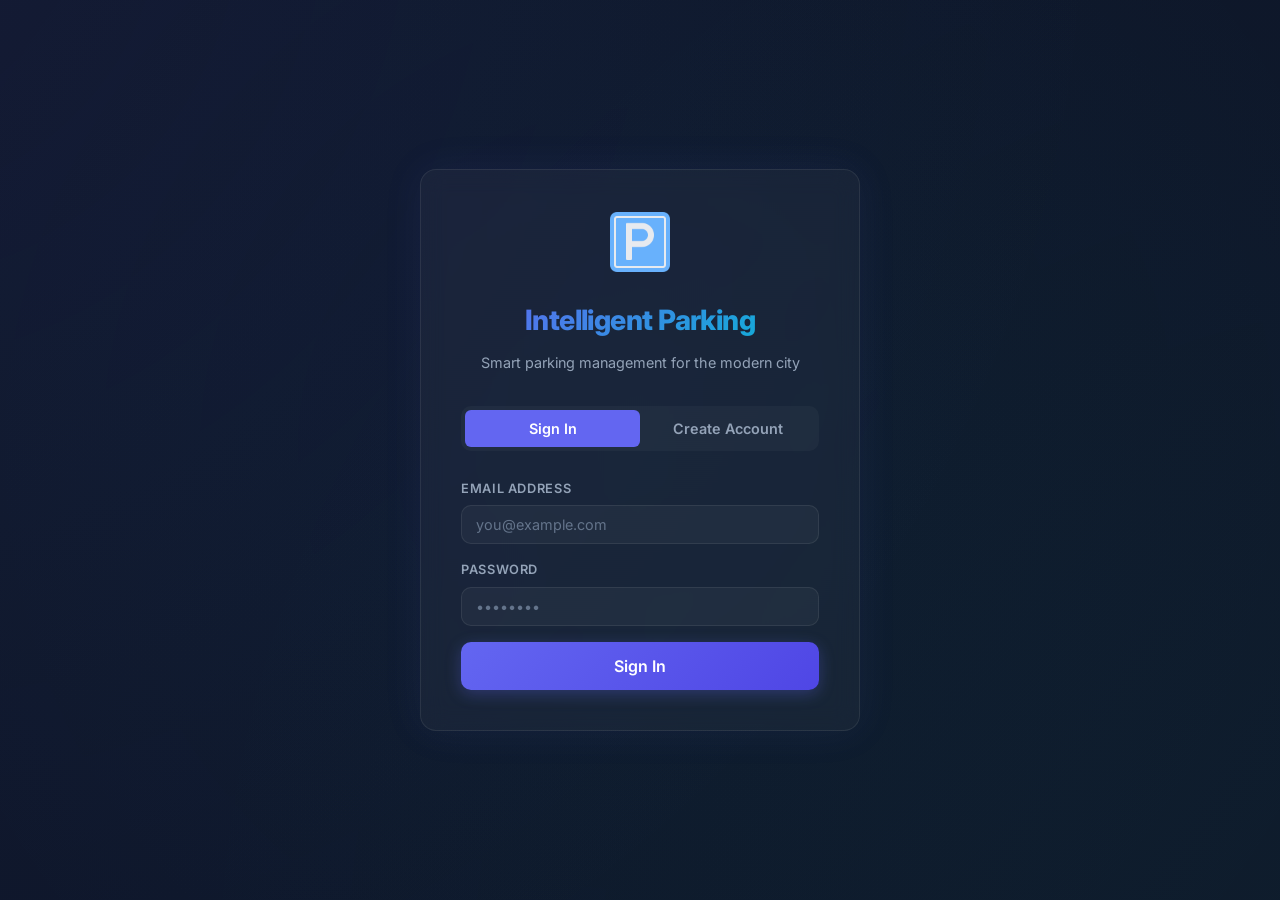
<file: frontend/index.html>
<!DOCTYPE html>
<html lang="en">
<head>
    <meta charset="UTF-8">
    <meta name="viewport" content="width=device-width, initial-scale=1.0">
    <title>IPS — Intelligent Parking System</title>
    <meta name="description" content="Smart real-time parking slot availability checker with booking and management">
    <link rel="icon" type="image/png" href="icons8-parking-96.png">
    <link rel="stylesheet" href="css/style.css">
</head>
<body>
<div class="auth-container">
    <div class="auth-card glass">
        <div class="auth-logo">
            <img src="icons8-parking-96.png" alt="IPS Logo">
            <h1 class="text-gradient">Intelligent Parking</h1>
            <p>Smart parking management for the modern city</p>
        </div>

        <!-- Alert -->
        <div id="alert" class="alert"></div>

        <!-- Auth Tabs -->
        <div class="auth-tabs">
            <button class="auth-tab active" onclick="switchTab('login')">Sign In</button>
            <button class="auth-tab" onclick="switchTab('register')">Create Account</button>
        </div>

        <!-- Login Form -->
        <form id="login-form" onsubmit="handleLogin(event)">
            <div class="form-group">
                <label class="form-label">Email Address</label>
                <input type="email" class="form-input" id="login-email" placeholder="you@example.com" required>
            </div>
            <div class="form-group">
                <label class="form-label">Password</label>
                <input type="password" class="form-input" id="login-password" placeholder="••••••••" required>
            </div>
            <button type="submit" class="btn btn-primary btn-block btn-lg" id="login-btn">Sign In</button>
        </form>

        <!-- Register Form -->
        <form id="register-form" class="hidden" onsubmit="handleRegister(event)">
            <div class="form-group">
                <label class="form-label">Full Name</label>
                <input type="text" class="form-input" id="reg-name" placeholder="John Doe" required>
            </div>
            <div class="form-group">
                <label class="form-label">Email Address</label>
                <input type="email" class="form-input" id="reg-email" placeholder="you@example.com" required>
            </div>
            <div class="form-group">
                <label class="form-label">Password</label>
                <input type="password" class="form-input" id="reg-password" placeholder="Min 6 characters" required minlength="6">
            </div>
            <div class="form-group">
                <label class="form-label">Phone Number</label>
                <input type="tel" class="form-input" id="reg-phone" placeholder="+91 9876543210">
            </div>
            <div class="form-group">
                <label class="form-label">I am a</label>
                <div class="role-selector">
                    <button type="button" class="role-option active" onclick="selectRole('DRIVER', this)">
                        <span class="role-icon">🚗</span> Driver
                    </button>
                    <button type="button" class="role-option" onclick="selectRole('MANAGER', this)">
                        <span class="role-icon">🏢</span> Manager
                    </button>
                </div>
            </div>
            <input type="hidden" id="reg-role" value="DRIVER">
            <button type="submit" class="btn btn-success btn-block btn-lg" id="reg-btn">Create Account</button>
        </form>
    </div>
</div>

<script>
const API_BASE = 'http://localhost:8080';
const API = API_BASE + '/api/auth';
let selectedRole = 'DRIVER';

// Check if already logged in securely
(async function() {
    const token = localStorage.getItem('ips_token');
    if (token) {
        try {
            const res = await fetch(API + '/me', {
                headers: {'Authorization': 'Bearer ' + token}
            });
            if (res.ok) {
                const data = await res.json();
                window.location.href = data.role === 'MANAGER' ? 'manager.html' : 'driver.html';
            } else {
                localStorage.clear();
            }
        } catch (e) {
            console.log("Backend not reachable");
        }
    }
})();

function switchTab(tab) {
    document.querySelectorAll('.auth-tab').forEach(t => t.classList.remove('active'));
    if (tab === 'login') {
        document.querySelectorAll('.auth-tab')[0].classList.add('active');
        document.getElementById('login-form').classList.remove('hidden');
        document.getElementById('register-form').classList.add('hidden');
    } else {
        document.querySelectorAll('.auth-tab')[1].classList.add('active');
        document.getElementById('login-form').classList.add('hidden');
        document.getElementById('register-form').classList.remove('hidden');
    }
    hideAlert();
}

function selectRole(role, el) {
    selectedRole = role;
    document.getElementById('reg-role').value = role;
    document.querySelectorAll('.role-option').forEach(o => o.classList.remove('active'));
    el.classList.add('active');
}

function showAlert(msg, type) {
    const a = document.getElementById('alert');
    a.textContent = msg;
    a.className = 'alert show alert-' + type;
    setTimeout(() => a.classList.remove('show'), 5000);
}
function hideAlert() { document.getElementById('alert').className = 'alert'; }

async function handleLogin(e) {
    e.preventDefault();
    const btn = document.getElementById('login-btn');
    btn.disabled = true; btn.textContent = 'Signing in...';
    try {
        const res = await fetch(API + '/login', {
            method: 'POST',
            headers: {'Content-Type':'application/json'},
            body: JSON.stringify({
                email: document.getElementById('login-email').value,
                password: document.getElementById('login-password').value
            })
        });
        const data = await res.json();
        if (res.ok) {
            localStorage.setItem('ips_token', data.token);
            localStorage.setItem('ips_role', data.role);
            localStorage.setItem('ips_name', data.name);
            localStorage.setItem('ips_email', data.email);
            localStorage.setItem('ips_userId', data.userId);
            showAlert('Login successful! Redirecting...', 'success');
            setTimeout(() => {
                window.location.href = data.role === 'MANAGER' ? 'manager.html' : 'driver.html';
            }, 500);
        } else {
            showAlert(data.error || 'Invalid credentials', 'error');
        }
    } catch (err) {
        showAlert('Connection error. Is the server running?', 'error');
    } finally {
        btn.disabled = false; btn.textContent = 'Sign In';
    }
}

async function handleRegister(e) {
    e.preventDefault();
    const btn = document.getElementById('reg-btn');
    btn.disabled = true; btn.textContent = 'Creating account...';
    try {
        const res = await fetch(API + '/register', {
            method: 'POST',
            headers: {'Content-Type':'application/json'},
            body: JSON.stringify({
                name: document.getElementById('reg-name').value,
                email: document.getElementById('reg-email').value,
                password: document.getElementById('reg-password').value,
                phone: document.getElementById('reg-phone').value,
                role: selectedRole
            })
        });
        const data = await res.json();
        if (res.ok) {
            localStorage.setItem('ips_token', data.token);
            localStorage.setItem('ips_role', data.role);
            localStorage.setItem('ips_name', data.name);
            localStorage.setItem('ips_email', data.email);
            localStorage.setItem('ips_userId', data.userId);
            showAlert('Account created! Redirecting...', 'success');
            setTimeout(() => {
                window.location.href = data.role === 'MANAGER' ? 'manager.html' : 'driver.html';
            }, 500);
        } else {
            showAlert(data.error || 'Registration failed', 'error');
        }
    } catch (err) {
        showAlert('Connection error. Is the server running?', 'error');
    } finally {
        btn.disabled = false; btn.textContent = 'Create Account';
    }
}
</script>
</body>
</html>
</file>
<file: frontend/css/style.css>
/* ====================================================
   Intelligent Parking System — Design System
   Premium dark-mode with glassmorphism & neon accents
   ==================================================== */

@import url('https://fonts.googleapis.com/css2?family=Inter:wght@300;400;500;600;700;800;900&display=swap');

:root {
    --bg-primary: #0f172a;
    --bg-secondary: #1e293b;
    --bg-card: rgba(255,255,255,0.04);
    --bg-card-hover: rgba(255,255,255,0.08);
    --border-glass: rgba(255,255,255,0.08);
    --border-active: rgba(99,102,241,0.5);
    --text-primary: #f1f5f9;
    --text-secondary: #94a3b8;
    --text-muted: #64748b;
    --accent-indigo: #6366f1;
    --accent-indigo-glow: rgba(99,102,241,0.3);
    --accent-emerald: #10b981;
    --accent-emerald-glow: rgba(16,185,129,0.3);
    --accent-red: #ef4444;
    --accent-red-glow: rgba(239,68,68,0.3);
    --accent-amber: #f59e0b;
    --accent-cyan: #06b6d4;
    --accent-purple: #a855f7;
    --radius: 16px;
    --radius-sm: 10px;
    --radius-xs: 6px;
    --shadow-glow: 0 0 40px rgba(99,102,241,0.08);
    --transition: all 0.3s cubic-bezier(0.4,0,0.2,1);
}

* { margin:0; padding:0; box-sizing:border-box; }

body {
    font-family: 'Inter', -apple-system, sans-serif;
    background: var(--bg-primary);
    color: var(--text-primary);
    min-height: 100vh;
    line-height: 1.6;
    overflow-x: hidden;
}

body::before {
    content: '';
    position: fixed;
    top: -50%; left: -50%;
    width: 200%; height: 200%;
    background: radial-gradient(circle at 20% 20%, rgba(99,102,241,0.06) 0%, transparent 50%),
                radial-gradient(circle at 80% 80%, rgba(16,185,129,0.04) 0%, transparent 50%),
                radial-gradient(circle at 50% 50%, rgba(6,182,212,0.03) 0%, transparent 50%);
    z-index: -1;
    animation: bgShift 20s ease-in-out infinite alternate;
}

@keyframes bgShift {
    0% { transform: translate(0,0) rotate(0deg); }
    100% { transform: translate(-5%,-5%) rotate(3deg); }
}

/* ---- Glass Card ---- */
.glass {
    background: var(--bg-card);
    border: 1px solid var(--border-glass);
    border-radius: var(--radius);
    backdrop-filter: blur(12px);
    -webkit-backdrop-filter: blur(12px);
    box-shadow: var(--shadow-glow);
    transition: var(--transition);
}
.glass:hover { background: var(--bg-card-hover); }
.glass-solid {
    background: var(--bg-secondary);
    border: 1px solid var(--border-glass);
    border-radius: var(--radius);
}

/* ---- Container ---- */
.container { max-width: 1280px; margin: 0 auto; padding: 24px; }
.page-wrapper { padding: 20px 24px; }

/* ---- Typography ---- */
h1 { font-size: 2rem; font-weight: 800; letter-spacing: -0.02em; }
h2 { font-size: 1.5rem; font-weight: 700; letter-spacing: -0.01em; }
h3 { font-size: 1.125rem; font-weight: 600; }
.text-gradient {
    background: linear-gradient(135deg, var(--accent-indigo), var(--accent-cyan));
    -webkit-background-clip: text; -webkit-text-fill-color: transparent;
    background-clip: text;
}
.text-secondary { color: var(--text-secondary); }
.text-muted { color: var(--text-muted); }
.text-emerald { color: var(--accent-emerald); }
.text-red { color: var(--accent-red); }
.text-amber { color: var(--accent-amber); }
.text-cyan { color: var(--accent-cyan); }

/* ---- Navbar ---- */
.navbar {
    display: flex; align-items: center; justify-content: space-between;
    padding: 16px 24px;
    background: rgba(15,23,42,0.8);
    border-bottom: 1px solid var(--border-glass);
    backdrop-filter: blur(16px);
    position: sticky; top: 0; z-index: 100;
}
.navbar-brand {
    display: flex; align-items: center; gap: 12px;
    font-size: 1.25rem; font-weight: 800;
    text-decoration: none; color: var(--text-primary);
}
.navbar-brand img { width: 36px; height: 36px; }
.navbar-actions { display: flex; gap: 12px; align-items: center; }
.user-badge {
    display: flex; align-items: center; gap: 8px;
    padding: 6px 14px;
    background: rgba(99,102,241,0.1);
    border: 1px solid rgba(99,102,241,0.2);
    border-radius: 999px;
    font-size: 0.8rem; font-weight: 600; color: var(--accent-indigo);
}

/* ---- Buttons ---- */
.btn {
    display: inline-flex; align-items: center; justify-content: center; gap: 8px;
    padding: 10px 20px;
    border-radius: var(--radius-sm);
    font-family: inherit; font-size: 0.875rem; font-weight: 600;
    border: none; cursor: pointer;
    transition: var(--transition);
    text-decoration: none;
}
.btn:disabled { opacity: 0.5; cursor: not-allowed; }
.btn-primary {
    background: linear-gradient(135deg, #6366f1, #4f46e5);
    color: white; box-shadow: 0 4px 16px var(--accent-indigo-glow);
}
.btn-primary:hover:not(:disabled) { transform: translateY(-2px); box-shadow: 0 8px 24px var(--accent-indigo-glow); }
.btn-success {
    background: linear-gradient(135deg, #10b981, #059669);
    color: white; box-shadow: 0 4px 16px var(--accent-emerald-glow);
}
.btn-success:hover:not(:disabled) { transform: translateY(-2px); box-shadow: 0 8px 24px var(--accent-emerald-glow); }
.btn-danger {
    background: linear-gradient(135deg, #ef4444, #dc2626);
    color: white; box-shadow: 0 4px 16px var(--accent-red-glow);
}
.btn-danger:hover:not(:disabled) { transform: translateY(-2px); }
.btn-outline {
    background: transparent;
    border: 1px solid var(--border-glass);
    color: var(--text-secondary);
}
.btn-outline:hover { background: var(--bg-card-hover); color: var(--text-primary); }
.btn-sm { padding: 6px 14px; font-size: 0.8rem; border-radius: var(--radius-xs); }
.btn-lg { padding: 14px 28px; font-size: 1rem; }
.btn-block { width: 100%; }

/* ---- Form Elements ---- */
.form-group { margin-bottom: 16px; }
.form-label {
    display: block; font-size: 0.8rem; font-weight: 600;
    color: var(--text-secondary); margin-bottom: 6px; text-transform: uppercase;
    letter-spacing: 0.05em;
}
.form-input, .form-select {
    width: 100%; padding: 10px 14px;
    background: rgba(255,255,255,0.04);
    border: 1px solid var(--border-glass);
    border-radius: var(--radius-sm);
    color: var(--text-primary);
    font-family: inherit; font-size: 0.9rem;
    transition: var(--transition);
    outline: none;
}
.form-input:focus, .form-select:focus {
    border-color: var(--accent-indigo);
    box-shadow: 0 0 0 3px var(--accent-indigo-glow);
}
.form-input::placeholder { color: var(--text-muted); }
.form-select option { background: var(--bg-secondary); color: var(--text-primary); }

/* ---- Cards ---- */
.card { padding: 24px; }
.card-header { margin-bottom: 20px; display: flex; align-items: center; justify-content: space-between; }
.card-title { font-size: 1.125rem; font-weight: 700; }

/* ---- Stats Grid ---- */
.stats-grid { display: grid; grid-template-columns: repeat(auto-fit, minmax(200px,1fr)); gap: 16px; margin-bottom: 24px; }
.stat-card {
    padding: 20px; text-align: center;
}
.stat-value { font-size: 2rem; font-weight: 800; margin-bottom: 4px; }
.stat-label { font-size: 0.8rem; color: var(--text-secondary); text-transform: uppercase; letter-spacing: 0.05em; }

/* ---- Slot Grid ---- */
.slot-grid {
    display: grid;
    grid-template-columns: repeat(auto-fill, minmax(90px, 1fr));
    gap: 10px;
    max-height: 420px;
    overflow-y: auto;
    padding: 4px;
}
.slot-card {
    padding: 12px 8px; text-align: center;
    border-radius: var(--radius-sm);
    border: 1px solid var(--border-glass);
    cursor: pointer;
    transition: var(--transition);
    position: relative;
}
.slot-card:hover { transform: scale(1.08); z-index: 2; }
.slot-card .slot-id { font-weight: 700; font-size: 0.85rem; }
.slot-card .slot-status { font-size: 0.65rem; margin-top: 4px; font-weight: 600; text-transform: uppercase; letter-spacing: 0.05em; }
.slot-free { background: rgba(16,185,129,0.1); border-color: rgba(16,185,129,0.3); color: var(--accent-emerald); }
.slot-occupied { background: rgba(239,68,68,0.15); border-color: rgba(239,68,68,0.3); color: var(--accent-red); }
.slot-reserved { background: rgba(245,158,11,0.12); border-color: rgba(245,158,11,0.3); color: var(--accent-amber); }
.slot-ev { background: rgba(6,182,212,0.1); border-color: rgba(6,182,212,0.3); color: var(--accent-cyan); }
.slot-handicap { background: rgba(168,85,247,0.1); border-color: rgba(168,85,247,0.3); color: var(--accent-purple); }

/* ---- Facility Cards ---- */
.facility-grid { display: grid; grid-template-columns: repeat(auto-fill, minmax(320px,1fr)); gap: 20px; }
.facility-card { padding: 24px; cursor: pointer; }
.facility-card:hover { border-color: var(--accent-indigo); transform: translateY(-4px); box-shadow: 0 12px 40px rgba(0,0,0,0.3); }
.facility-name { font-size: 1.2rem; font-weight: 700; margin-bottom: 8px; }
.facility-address { color: var(--text-secondary); font-size: 0.85rem; margin-bottom: 12px; }
.facility-meta { display: flex; gap: 16px; flex-wrap: wrap; }
.facility-tag {
    display: inline-flex; align-items: center; gap: 4px;
    padding: 4px 10px;
    background: rgba(255,255,255,0.05);
    border-radius: 999px;
    font-size: 0.7rem; font-weight: 600; text-transform: uppercase;
    letter-spacing: 0.04em;
}
.facility-avail { display: flex; justify-content: space-between; align-items: center; margin-top: 16px; padding-top: 16px; border-top: 1px solid var(--border-glass); }
.avail-bar { width: 100%; height: 6px; background: rgba(255,255,255,0.06); border-radius: 3px; margin-top: 8px; overflow: hidden; }
.avail-fill { height: 100%; border-radius: 3px; transition: width 0.5s ease; }

/* ---- Modal / Overlay ---- */
.modal-overlay {
    position: fixed; inset: 0; z-index: 200;
    background: rgba(0,0,0,0.6);
    display: none; align-items: center; justify-content: center;
    padding: 20px;
    backdrop-filter: blur(4px);
}
.modal-overlay.active { display: flex; }
.modal {
    width: 100%; max-width: 480px;
    padding: 32px;
    border: 1px solid var(--border-active);
    animation: modalIn 0.3s ease;
}
@keyframes modalIn {
    from { opacity:0; transform: scale(0.92) translateY(20px); }
    to { opacity:1; transform: scale(1) translateY(0); }
}
.modal-title { font-size: 1.5rem; font-weight: 800; margin-bottom: 20px; }

/* ---- Billing Slip ---- */
.slip { border: 2px dashed var(--accent-indigo); padding: 24px; text-align: center; }
.slip-row { display: flex; justify-content: space-between; padding: 8px 0; border-bottom: 1px solid var(--border-glass); }
.slip-total { font-size: 1.75rem; font-weight: 900; color: var(--accent-emerald); margin: 16px 0; }

/* ---- Bookings Table ---- */
.bookings-table { width: 100%; border-collapse: collapse; font-size: 0.85rem; }
.bookings-table th { text-align: left; padding: 10px 12px; color: var(--text-secondary); font-weight: 600; font-size: 0.75rem; text-transform: uppercase; letter-spacing: 0.05em; border-bottom: 1px solid var(--border-glass); }
.bookings-table td { padding: 10px 12px; border-bottom: 1px solid rgba(255,255,255,0.03); }
.bookings-table tr:hover td { background: rgba(255,255,255,0.02); }
.badge {
    display: inline-block; padding: 3px 10px;
    border-radius: 999px; font-size: 0.7rem; font-weight: 700; text-transform: uppercase;
}
.badge-active { background: rgba(16,185,129,0.15); color: var(--accent-emerald); }
.badge-completed { background: rgba(99,102,241,0.15); color: var(--accent-indigo); }
.badge-cancelled { background: rgba(239,68,68,0.15); color: var(--accent-red); }

/* ---- Auth Page ---- */
.auth-container {
    min-height: 100vh; display: flex; align-items: center; justify-content: center;
    padding: 24px;
}
.auth-card { width: 100%; max-width: 440px; padding: 40px; }
.auth-logo { text-align: center; margin-bottom: 32px; }
.auth-logo img { width: 64px; height: 64px; margin-bottom: 16px; }
.auth-logo h1 { font-size: 1.75rem; }
.auth-logo p { color: var(--text-secondary); font-size: 0.9rem; margin-top: 8px; }
.auth-tabs { display: flex; margin-bottom: 28px; background: rgba(255,255,255,0.03); border-radius: var(--radius-sm); padding: 4px; }
.auth-tab {
    flex: 1; padding: 10px; text-align: center;
    border-radius: var(--radius-xs);
    font-weight: 600; font-size: 0.9rem;
    cursor: pointer; transition: var(--transition);
    color: var(--text-secondary); border: none; background: none;
    font-family: inherit;
}
.auth-tab.active { background: var(--accent-indigo); color: white; }
.role-selector { display: flex; gap: 10px; margin-bottom: 8px; }
.role-option {
    flex: 1; padding: 14px; text-align: center;
    border: 1px solid var(--border-glass);
    border-radius: var(--radius-sm);
    cursor: pointer; transition: var(--transition);
    font-size: 0.85rem; font-weight: 600;
    background: transparent; color: var(--text-secondary);
    font-family: inherit;
}
.role-option.active { border-color: var(--accent-indigo); color: var(--accent-indigo); background: rgba(99,102,241,0.08); }
.role-icon { font-size: 1.5rem; margin-bottom: 4px; display: block; }
.auth-divider { text-align: center; color: var(--text-muted); font-size: 0.8rem; margin: 16px 0; position: relative; }

/* ---- Grid Layouts ---- */
.grid-2 { display: grid; grid-template-columns: 1fr 1fr; gap: 16px; }
.grid-3 { display: grid; grid-template-columns: repeat(3, 1fr); gap: 16px; }
.flex-between { display: flex; justify-content: space-between; align-items: center; }
.gap-16 { gap: 16px; }
.gap-24 { gap: 24px; }
.mb-16 { margin-bottom: 16px; }
.mb-24 { margin-bottom: 24px; }
.mt-16 { margin-top: 16px; }
.mt-24 { margin-top: 24px; }
.p-24 { padding: 24px; }
.hidden { display: none !important; }

/* ---- Tabs ---- */
.tabs { display: flex; gap: 4px; padding: 4px; background: rgba(255,255,255,0.03); border-radius: var(--radius-sm); margin-bottom: 24px; }
.tab {
    padding: 10px 20px; border-radius: var(--radius-xs);
    font-weight: 600; font-size: 0.85rem;
    cursor: pointer; transition: var(--transition);
    color: var(--text-secondary); border: none; background: none;
    font-family: inherit;
}
.tab.active { background: var(--accent-indigo); color: white; }

/* ---- Alert / Toast ---- */
.alert {
    padding: 12px 20px;
    border-radius: var(--radius-sm);
    font-size: 0.85rem; font-weight: 500;
    margin-bottom: 16px;
    display: none; align-items: center; gap: 8px;
    animation: slideDown 0.3s ease;
}
.alert.show { display: flex; }
@keyframes slideDown { from { opacity:0; transform: translateY(-10px); } to { opacity:1; transform: translateY(0); } }
.alert-success { background: rgba(16,185,129,0.15); border: 1px solid rgba(16,185,129,0.3); color: var(--accent-emerald); }
.alert-error { background: rgba(239,68,68,0.15); border: 1px solid rgba(239,68,68,0.3); color: var(--accent-red); }
.alert-info { background: rgba(99,102,241,0.15); border: 1px solid rgba(99,102,241,0.3); color: var(--accent-indigo); }

/* ---- Loading Spinner ---- */
.spinner { width: 40px; height: 40px; border: 3px solid var(--border-glass); border-top-color: var(--accent-indigo); border-radius: 50%; animation: spin 0.8s linear infinite; margin: 40px auto; }
@keyframes spin { to { transform: rotate(360deg); } }

/* ---- Scrollbar ---- */
::-webkit-scrollbar { width: 6px; }
::-webkit-scrollbar-thumb { background: rgba(99,102,241,0.3); border-radius: 3px; }
::-webkit-scrollbar-track { background: transparent; }

/* ---- Responsive ---- */
@media (max-width: 768px) {
    .grid-2 { grid-template-columns: 1fr; }
    .grid-3 { grid-template-columns: 1fr; }
    .stats-grid { grid-template-columns: repeat(2, 1fr); }
    .facility-grid { grid-template-columns: 1fr; }
    .navbar { flex-wrap: wrap; gap: 12px; }
    h1 { font-size: 1.5rem; }
    .container { padding: 12px; }
}
</file>
<file: src/main/resources/static/css/style.css>
/* ====================================================
   Intelligent Parking System — Design System
   Premium dark-mode with glassmorphism & neon accents
   ==================================================== */

@import url('https://fonts.googleapis.com/css2?family=Inter:wght@300;400;500;600;700;800;900&display=swap');

:root {
    --bg-primary: #0f172a;
    --bg-secondary: #1e293b;
    --bg-card: rgba(255,255,255,0.04);
    --bg-card-hover: rgba(255,255,255,0.08);
    --border-glass: rgba(255,255,255,0.08);
    --border-active: rgba(99,102,241,0.5);
    --text-primary: #f1f5f9;
    --text-secondary: #94a3b8;
    --text-muted: #64748b;
    --accent-indigo: #6366f1;
    --accent-indigo-glow: rgba(99,102,241,0.3);
    --accent-emerald: #10b981;
    --accent-emerald-glow: rgba(16,185,129,0.3);
    --accent-red: #ef4444;
    --accent-red-glow: rgba(239,68,68,0.3);
    --accent-amber: #f59e0b;
    --accent-cyan: #06b6d4;
    --accent-purple: #a855f7;
    --radius: 16px;
    --radius-sm: 10px;
    --radius-xs: 6px;
    --shadow-glow: 0 0 40px rgba(99,102,241,0.08);
    --transition: all 0.3s cubic-bezier(0.4,0,0.2,1);
}

* { margin:0; padding:0; box-sizing:border-box; }

body {
    font-family: 'Inter', -apple-system, sans-serif;
    background: var(--bg-primary);
    color: var(--text-primary);
    min-height: 100vh;
    line-height: 1.6;
    overflow-x: hidden;
}

body::before {
    content: '';
    position: fixed;
    top: -50%; left: -50%;
    width: 200%; height: 200%;
    background: radial-gradient(circle at 20% 20%, rgba(99,102,241,0.06) 0%, transparent 50%),
                radial-gradient(circle at 80% 80%, rgba(16,185,129,0.04) 0%, transparent 50%),
                radial-gradient(circle at 50% 50%, rgba(6,182,212,0.03) 0%, transparent 50%);
    z-index: -1;
    animation: bgShift 20s ease-in-out infinite alternate;
}

@keyframes bgShift {
    0% { transform: translate(0,0) rotate(0deg); }
    100% { transform: translate(-5%,-5%) rotate(3deg); }
}

/* ---- Glass Card ---- */
.glass {
    background: var(--bg-card);
    border: 1px solid var(--border-glass);
    border-radius: var(--radius);
    backdrop-filter: blur(12px);
    -webkit-backdrop-filter: blur(12px);
    box-shadow: var(--shadow-glow);
    transition: var(--transition);
}
.glass:hover { background: var(--bg-card-hover); }
.glass-solid {
    background: var(--bg-secondary);
    border: 1px solid var(--border-glass);
    border-radius: var(--radius);
}

/* ---- Container ---- */
.container { max-width: 1280px; margin: 0 auto; padding: 24px; }
.page-wrapper { padding: 20px 24px; }

/* ---- Typography ---- */
h1 { font-size: 2rem; font-weight: 800; letter-spacing: -0.02em; }
h2 { font-size: 1.5rem; font-weight: 700; letter-spacing: -0.01em; }
h3 { font-size: 1.125rem; font-weight: 600; }
.text-gradient {
    background: linear-gradient(135deg, var(--accent-indigo), var(--accent-cyan));
    -webkit-background-clip: text; -webkit-text-fill-color: transparent;
    background-clip: text;
}
.text-secondary { color: var(--text-secondary); }
.text-muted { color: var(--text-muted); }
.text-emerald { color: var(--accent-emerald); }
.text-red { color: var(--accent-red); }
.text-amber { color: var(--accent-amber); }
.text-cyan { color: var(--accent-cyan); }

/* ---- Navbar ---- */
.navbar {
    display: flex; align-items: center; justify-content: space-between;
    padding: 16px 24px;
    background: rgba(15,23,42,0.8);
    border-bottom: 1px solid var(--border-glass);
    backdrop-filter: blur(16px);
    position: sticky; top: 0; z-index: 100;
}
.navbar-brand {
    display: flex; align-items: center; gap: 12px;
    font-size: 1.25rem; font-weight: 800;
    text-decoration: none; color: var(--text-primary);
}
.navbar-brand img { width: 36px; height: 36px; }
.navbar-actions { display: flex; gap: 12px; align-items: center; }
.user-badge {
    display: flex; align-items: center; gap: 8px;
    padding: 6px 14px;
    background: rgba(99,102,241,0.1);
    border: 1px solid rgba(99,102,241,0.2);
    border-radius: 999px;
    font-size: 0.8rem; font-weight: 600; color: var(--accent-indigo);
}

/* ---- Buttons ---- */
.btn {
    display: inline-flex; align-items: center; justify-content: center; gap: 8px;
    padding: 10px 20px;
    border-radius: var(--radius-sm);
    font-family: inherit; font-size: 0.875rem; font-weight: 600;
    border: none; cursor: pointer;
    transition: var(--transition);
    text-decoration: none;
}
.btn:disabled { opacity: 0.5; cursor: not-allowed; }
.btn-primary {
    background: linear-gradient(135deg, #6366f1, #4f46e5);
    color: white; box-shadow: 0 4px 16px var(--accent-indigo-glow);
}
.btn-primary:hover:not(:disabled) { transform: translateY(-2px); box-shadow: 0 8px 24px var(--accent-indigo-glow); }
.btn-success {
    background: linear-gradient(135deg, #10b981, #059669);
    color: white; box-shadow: 0 4px 16px var(--accent-emerald-glow);
}
.btn-success:hover:not(:disabled) { transform: translateY(-2px); box-shadow: 0 8px 24px var(--accent-emerald-glow); }
.btn-danger {
    background: linear-gradient(135deg, #ef4444, #dc2626);
    color: white; box-shadow: 0 4px 16px var(--accent-red-glow);
}
.btn-danger:hover:not(:disabled) { transform: translateY(-2px); }
.btn-outline {
    background: transparent;
    border: 1px solid var(--border-glass);
    color: var(--text-secondary);
}
.btn-outline:hover { background: var(--bg-card-hover); color: var(--text-primary); }
.btn-sm { padding: 6px 14px; font-size: 0.8rem; border-radius: var(--radius-xs); }
.btn-lg { padding: 14px 28px; font-size: 1rem; }
.btn-block { width: 100%; }

/* ---- Form Elements ---- */
.form-group { margin-bottom: 16px; }
.form-label {
    display: block; font-size: 0.8rem; font-weight: 600;
    color: var(--text-secondary); margin-bottom: 6px; text-transform: uppercase;
    letter-spacing: 0.05em;
}
.form-input, .form-select {
    width: 100%; padding: 10px 14px;
    background: rgba(255,255,255,0.04);
    border: 1px solid var(--border-glass);
    border-radius: var(--radius-sm);
    color: var(--text-primary);
    font-family: inherit; font-size: 0.9rem;
    transition: var(--transition);
    outline: none;
}
.form-input:focus, .form-select:focus {
    border-color: var(--accent-indigo);
    box-shadow: 0 0 0 3px var(--accent-indigo-glow);
}
.form-input::placeholder { color: var(--text-muted); }
.form-select option { background: var(--bg-secondary); color: var(--text-primary); }

/* ---- Cards ---- */
.card { padding: 24px; }
.card-header { margin-bottom: 20px; display: flex; align-items: center; justify-content: space-between; }
.card-title { font-size: 1.125rem; font-weight: 700; }

/* ---- Stats Grid ---- */
.stats-grid { display: grid; grid-template-columns: repeat(auto-fit, minmax(200px,1fr)); gap: 16px; margin-bottom: 24px; }
.stat-card {
    padding: 20px; text-align: center;
}
.stat-value { font-size: 2rem; font-weight: 800; margin-bottom: 4px; }
.stat-label { font-size: 0.8rem; color: var(--text-secondary); text-transform: uppercase; letter-spacing: 0.05em; }

/* ---- Slot Grid ---- */
.slot-grid {
    display: grid;
    grid-template-columns: repeat(auto-fill, minmax(90px, 1fr));
    gap: 10px;
    max-height: 420px;
    overflow-y: auto;
    padding: 4px;
}
.slot-card {
    padding: 12px 8px; text-align: center;
    border-radius: var(--radius-sm);
    border: 1px solid var(--border-glass);
    cursor: pointer;
    transition: var(--transition);
    position: relative;
}
.slot-card:hover { transform: scale(1.08); z-index: 2; }
.slot-card .slot-id { font-weight: 700; font-size: 0.85rem; }
.slot-card .slot-status { font-size: 0.65rem; margin-top: 4px; font-weight: 600; text-transform: uppercase; letter-spacing: 0.05em; }
.slot-free { background: rgba(16,185,129,0.1); border-color: rgba(16,185,129,0.3); color: var(--accent-emerald); }
.slot-occupied { background: rgba(239,68,68,0.15); border-color: rgba(239,68,68,0.3); color: var(--accent-red); }
.slot-reserved { background: rgba(245,158,11,0.12); border-color: rgba(245,158,11,0.3); color: var(--accent-amber); }
.slot-ev { background: rgba(6,182,212,0.1); border-color: rgba(6,182,212,0.3); color: var(--accent-cyan); }
.slot-handicap { background: rgba(168,85,247,0.1); border-color: rgba(168,85,247,0.3); color: var(--accent-purple); }

/* ---- Facility Cards ---- */
.facility-grid { display: grid; grid-template-columns: repeat(auto-fill, minmax(320px,1fr)); gap: 20px; }
.facility-card { padding: 24px; cursor: pointer; }
.facility-card:hover { border-color: var(--accent-indigo); transform: translateY(-4px); box-shadow: 0 12px 40px rgba(0,0,0,0.3); }
.facility-name { font-size: 1.2rem; font-weight: 700; margin-bottom: 8px; }
.facility-address { color: var(--text-secondary); font-size: 0.85rem; margin-bottom: 12px; }
.facility-meta { display: flex; gap: 16px; flex-wrap: wrap; }
.facility-tag {
    display: inline-flex; align-items: center; gap: 4px;
    padding: 4px 10px;
    background: rgba(255,255,255,0.05);
    border-radius: 999px;
    font-size: 0.7rem; font-weight: 600; text-transform: uppercase;
    letter-spacing: 0.04em;
}
.facility-avail { display: flex; justify-content: space-between; align-items: center; margin-top: 16px; padding-top: 16px; border-top: 1px solid var(--border-glass); }
.avail-bar { width: 100%; height: 6px; background: rgba(255,255,255,0.06); border-radius: 3px; margin-top: 8px; overflow: hidden; }
.avail-fill { height: 100%; border-radius: 3px; transition: width 0.5s ease; }

/* ---- Modal / Overlay ---- */
.modal-overlay {
    position: fixed; inset: 0; z-index: 200;
    background: rgba(0,0,0,0.6);
    display: none; align-items: center; justify-content: center;
    padding: 20px;
    backdrop-filter: blur(4px);
}
.modal-overlay.active { display: flex; }
.modal {
    width: 100%; max-width: 480px;
    padding: 32px;
    border: 1px solid var(--border-active);
    animation: modalIn 0.3s ease;
}
@keyframes modalIn {
    from { opacity:0; transform: scale(0.92) translateY(20px); }
    to { opacity:1; transform: scale(1) translateY(0); }
}
.modal-title { font-size: 1.5rem; font-weight: 800; margin-bottom: 20px; }

/* ---- Billing Slip ---- */
.slip { border: 2px dashed var(--accent-indigo); padding: 24px; text-align: center; }
.slip-row { display: flex; justify-content: space-between; padding: 8px 0; border-bottom: 1px solid var(--border-glass); }
.slip-total { font-size: 1.75rem; font-weight: 900; color: var(--accent-emerald); margin: 16px 0; }

/* ---- Bookings Table ---- */
.bookings-table { width: 100%; border-collapse: collapse; font-size: 0.85rem; }
.bookings-table th { text-align: left; padding: 10px 12px; color: var(--text-secondary); font-weight: 600; font-size: 0.75rem; text-transform: uppercase; letter-spacing: 0.05em; border-bottom: 1px solid var(--border-glass); }
.bookings-table td { padding: 10px 12px; border-bottom: 1px solid rgba(255,255,255,0.03); }
.bookings-table tr:hover td { background: rgba(255,255,255,0.02); }
.badge {
    display: inline-block; padding: 3px 10px;
    border-radius: 999px; font-size: 0.7rem; font-weight: 700; text-transform: uppercase;
}
.badge-active { background: rgba(16,185,129,0.15); color: var(--accent-emerald); }
.badge-completed { background: rgba(99,102,241,0.15); color: var(--accent-indigo); }
.badge-cancelled { background: rgba(239,68,68,0.15); color: var(--accent-red); }

/* ---- Auth Page ---- */
.auth-container {
    min-height: 100vh; display: flex; align-items: center; justify-content: center;
    padding: 24px;
}
.auth-card { width: 100%; max-width: 440px; padding: 40px; }
.auth-logo { text-align: center; margin-bottom: 32px; }
.auth-logo img { width: 64px; height: 64px; margin-bottom: 16px; }
.auth-logo h1 { font-size: 1.75rem; }
.auth-logo p { color: var(--text-secondary); font-size: 0.9rem; margin-top: 8px; }
.auth-tabs { display: flex; margin-bottom: 28px; background: rgba(255,255,255,0.03); border-radius: var(--radius-sm); padding: 4px; }
.auth-tab {
    flex: 1; padding: 10px; text-align: center;
    border-radius: var(--radius-xs);
    font-weight: 600; font-size: 0.9rem;
    cursor: pointer; transition: var(--transition);
    color: var(--text-secondary); border: none; background: none;
    font-family: inherit;
}
.auth-tab.active { background: var(--accent-indigo); color: white; }
.role-selector { display: flex; gap: 10px; margin-bottom: 8px; }
.role-option {
    flex: 1; padding: 14px; text-align: center;
    border: 1px solid var(--border-glass);
    border-radius: var(--radius-sm);
    cursor: pointer; transition: var(--transition);
    font-size: 0.85rem; font-weight: 600;
    background: transparent; color: var(--text-secondary);
    font-family: inherit;
}
.role-option.active { border-color: var(--accent-indigo); color: var(--accent-indigo); background: rgba(99,102,241,0.08); }
.role-icon { font-size: 1.5rem; margin-bottom: 4px; display: block; }
.auth-divider { text-align: center; color: var(--text-muted); font-size: 0.8rem; margin: 16px 0; position: relative; }

/* ---- Grid Layouts ---- */
.grid-2 { display: grid; grid-template-columns: 1fr 1fr; gap: 16px; }
.grid-3 { display: grid; grid-template-columns: repeat(3, 1fr); gap: 16px; }
.flex-between { display: flex; justify-content: space-between; align-items: center; }
.gap-16 { gap: 16px; }
.gap-24 { gap: 24px; }
.mb-16 { margin-bottom: 16px; }
.mb-24 { margin-bottom: 24px; }
.mt-16 { margin-top: 16px; }
.mt-24 { margin-top: 24px; }
.p-24 { padding: 24px; }
.hidden { display: none !important; }

/* ---- Tabs ---- */
.tabs { display: flex; gap: 4px; padding: 4px; background: rgba(255,255,255,0.03); border-radius: var(--radius-sm); margin-bottom: 24px; }
.tab {
    padding: 10px 20px; border-radius: var(--radius-xs);
    font-weight: 600; font-size: 0.85rem;
    cursor: pointer; transition: var(--transition);
    color: var(--text-secondary); border: none; background: none;
    font-family: inherit;
}
.tab.active { background: var(--accent-indigo); color: white; }

/* ---- Alert / Toast ---- */
.alert {
    padding: 12px 20px;
    border-radius: var(--radius-sm);
    font-size: 0.85rem; font-weight: 500;
    margin-bottom: 16px;
    display: none; align-items: center; gap: 8px;
    animation: slideDown 0.3s ease;
}
.alert.show { display: flex; }
@keyframes slideDown { from { opacity:0; transform: translateY(-10px); } to { opacity:1; transform: translateY(0); } }
.alert-success { background: rgba(16,185,129,0.15); border: 1px solid rgba(16,185,129,0.3); color: var(--accent-emerald); }
.alert-error { background: rgba(239,68,68,0.15); border: 1px solid rgba(239,68,68,0.3); color: var(--accent-red); }
.alert-info { background: rgba(99,102,241,0.15); border: 1px solid rgba(99,102,241,0.3); color: var(--accent-indigo); }

/* ---- Loading Spinner ---- */
.spinner { width: 40px; height: 40px; border: 3px solid var(--border-glass); border-top-color: var(--accent-indigo); border-radius: 50%; animation: spin 0.8s linear infinite; margin: 40px auto; }
@keyframes spin { to { transform: rotate(360deg); } }

/* ---- Scrollbar ---- */
::-webkit-scrollbar { width: 6px; }
::-webkit-scrollbar-thumb { background: rgba(99,102,241,0.3); border-radius: 3px; }
::-webkit-scrollbar-track { background: transparent; }

/* ---- Responsive ---- */
@media (max-width: 768px) {
    .grid-2 { grid-template-columns: 1fr; }
    .grid-3 { grid-template-columns: 1fr; }
    .stats-grid { grid-template-columns: repeat(2, 1fr); }
    .facility-grid { grid-template-columns: 1fr; }
    .navbar { flex-wrap: wrap; gap: 12px; }
    h1 { font-size: 1.5rem; }
    .container { padding: 12px; }
}
</file>
